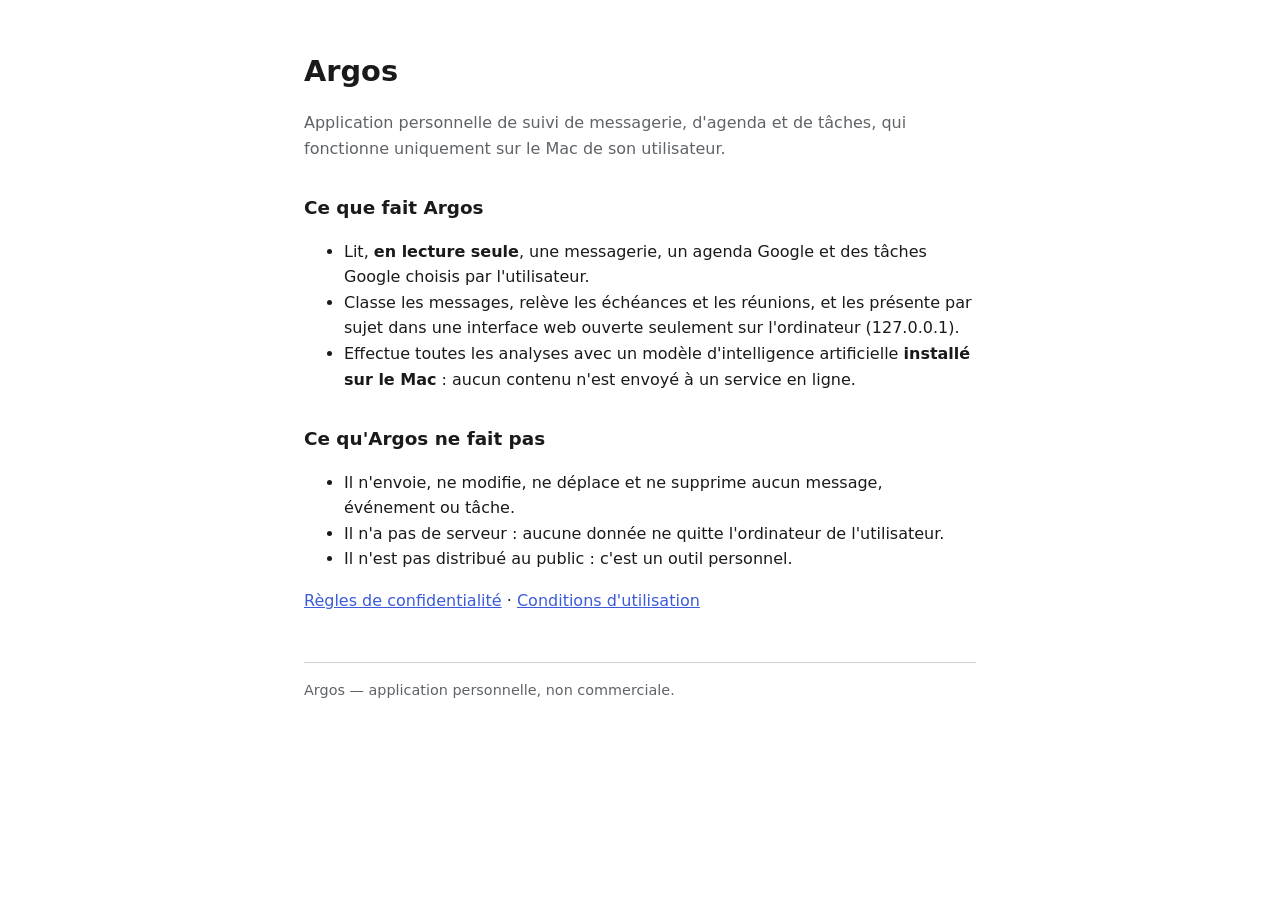
<file: index.html>
<!doctype html>
<html lang="fr">
<head>
<meta charset="utf-8">
<meta name="viewport" content="width=device-width, initial-scale=1">
<title>Argos</title>
<link rel="stylesheet" href="style.css">
</head>
<body>
<h1>Argos</h1>
<p class="lead">Application personnelle de suivi de messagerie, d'agenda et de tâches, qui fonctionne uniquement sur le Mac de son utilisateur.</p>

<h2>Ce que fait Argos</h2>
<ul>
  <li>Lit, <strong>en lecture seule</strong>, une messagerie, un agenda Google et des tâches Google choisis par l'utilisateur.</li>
  <li>Classe les messages, relève les échéances et les réunions, et les présente par sujet dans une interface web ouverte seulement sur l'ordinateur (127.0.0.1).</li>
  <li>Effectue toutes les analyses avec un modèle d'intelligence artificielle <strong>installé sur le Mac</strong> : aucun contenu n'est envoyé à un service en ligne.</li>
</ul>

<h2>Ce qu'Argos ne fait pas</h2>
<ul>
  <li>Il n'envoie, ne modifie, ne déplace et ne supprime aucun message, événement ou tâche.</li>
  <li>Il n'a pas de serveur : aucune donnée ne quitte l'ordinateur de l'utilisateur.</li>
  <li>Il n'est pas distribué au public : c'est un outil personnel.</li>
</ul>

<p><a href="confidentialite.html">Règles de confidentialité</a> · <a href="conditions.html">Conditions d'utilisation</a></p>

<footer>Argos — application personnelle, non commerciale.</footer>
</body>
</html>
</file>
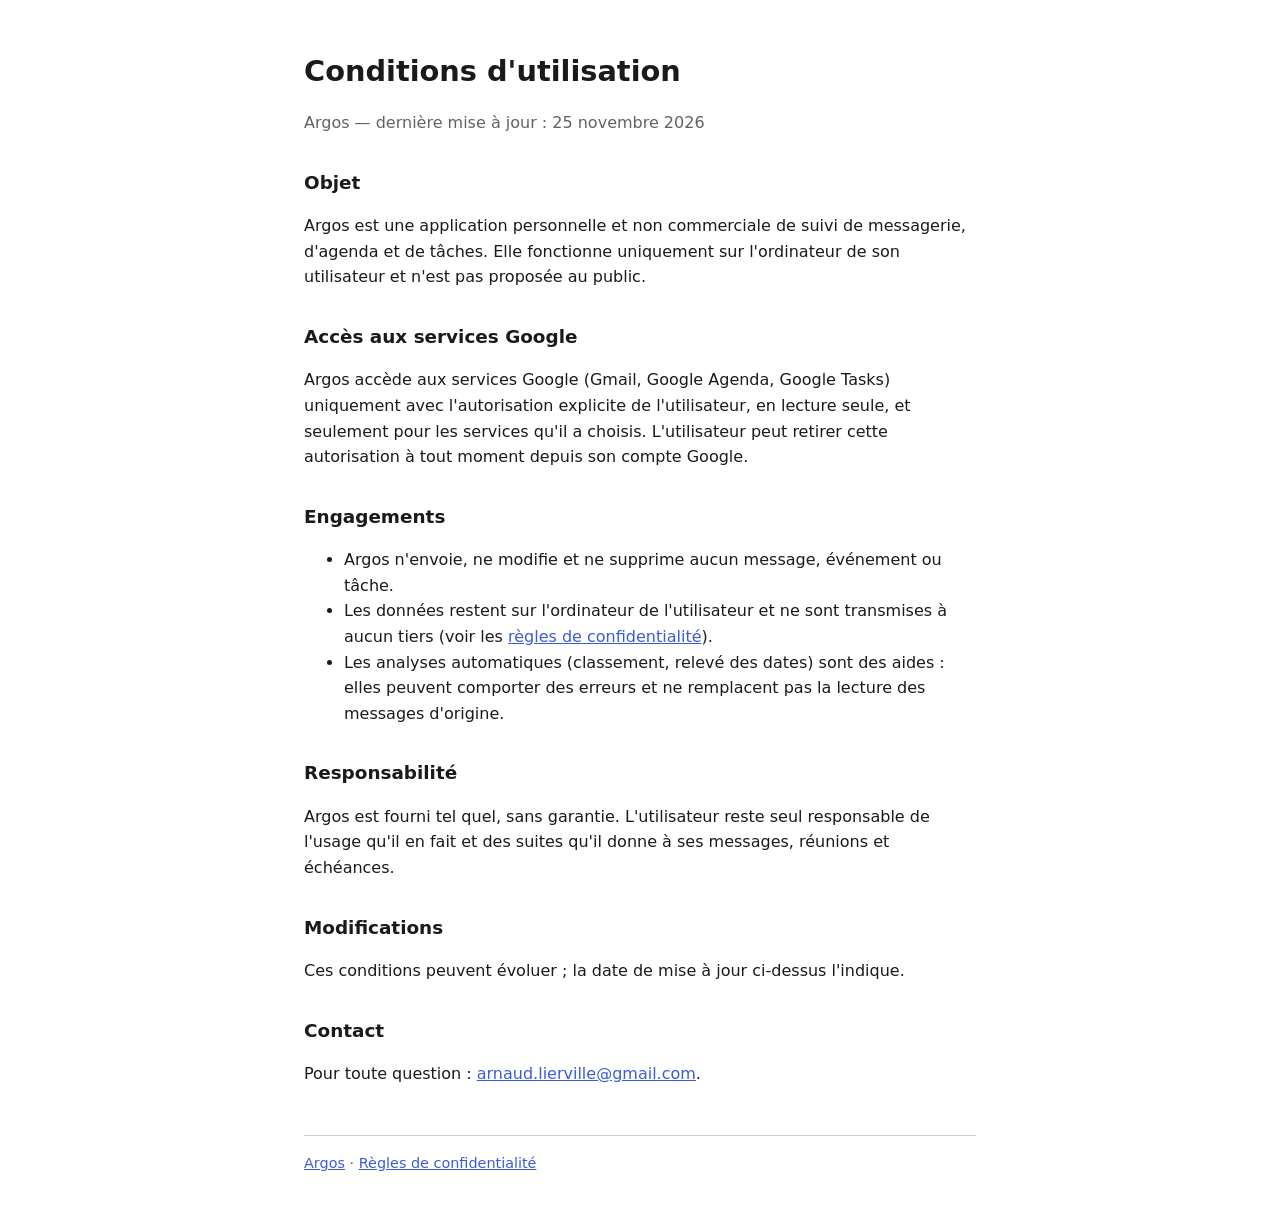
<file: conditions.html>
<!doctype html>
<html lang="fr">
<head>
<meta charset="utf-8">
<meta name="viewport" content="width=device-width, initial-scale=1">
<title>Argos — Conditions d'utilisation</title>
<link rel="stylesheet" href="style.css">
</head>
<body>
<h1>Conditions d'utilisation</h1>
<p class="lead">Argos — dernière mise à jour : 25 novembre 2026</p>

<h2>Objet</h2>
<p>Argos est une application personnelle et non commerciale de suivi de messagerie, d'agenda et de tâches. Elle fonctionne uniquement sur l'ordinateur de son utilisateur et n'est pas proposée au public.</p>

<h2>Accès aux services Google</h2>
<p>Argos accède aux services Google (Gmail, Google Agenda, Google Tasks) uniquement avec l'autorisation explicite de l'utilisateur, en lecture seule, et seulement pour les services qu'il a choisis. L'utilisateur peut retirer cette autorisation à tout moment depuis son compte Google.</p>

<h2>Engagements</h2>
<ul>
  <li>Argos n'envoie, ne modifie et ne supprime aucun message, événement ou tâche.</li>
  <li>Les données restent sur l'ordinateur de l'utilisateur et ne sont transmises à aucun tiers (voir les <a href="confidentialite.html">règles de confidentialité</a>).</li>
  <li>Les analyses automatiques (classement, relevé des dates) sont des aides : elles peuvent comporter des erreurs et ne remplacent pas la lecture des messages d'origine.</li>
</ul>

<h2>Responsabilité</h2>
<p>Argos est fourni tel quel, sans garantie. L'utilisateur reste seul responsable de l'usage qu'il en fait et des suites qu'il donne à ses messages, réunions et échéances.</p>

<h2>Modifications</h2>
<p>Ces conditions peuvent évoluer ; la date de mise à jour ci-dessus l'indique.</p>

<h2>Contact</h2>
<p>Pour toute question : <a href="mailto:arnaud.lierville@gmail.com">arnaud.lierville@gmail.com</a>.</p>

<footer><a href="index.html">Argos</a> · <a href="confidentialite.html">Règles de confidentialité</a></footer>
</body>
</html>
</file>
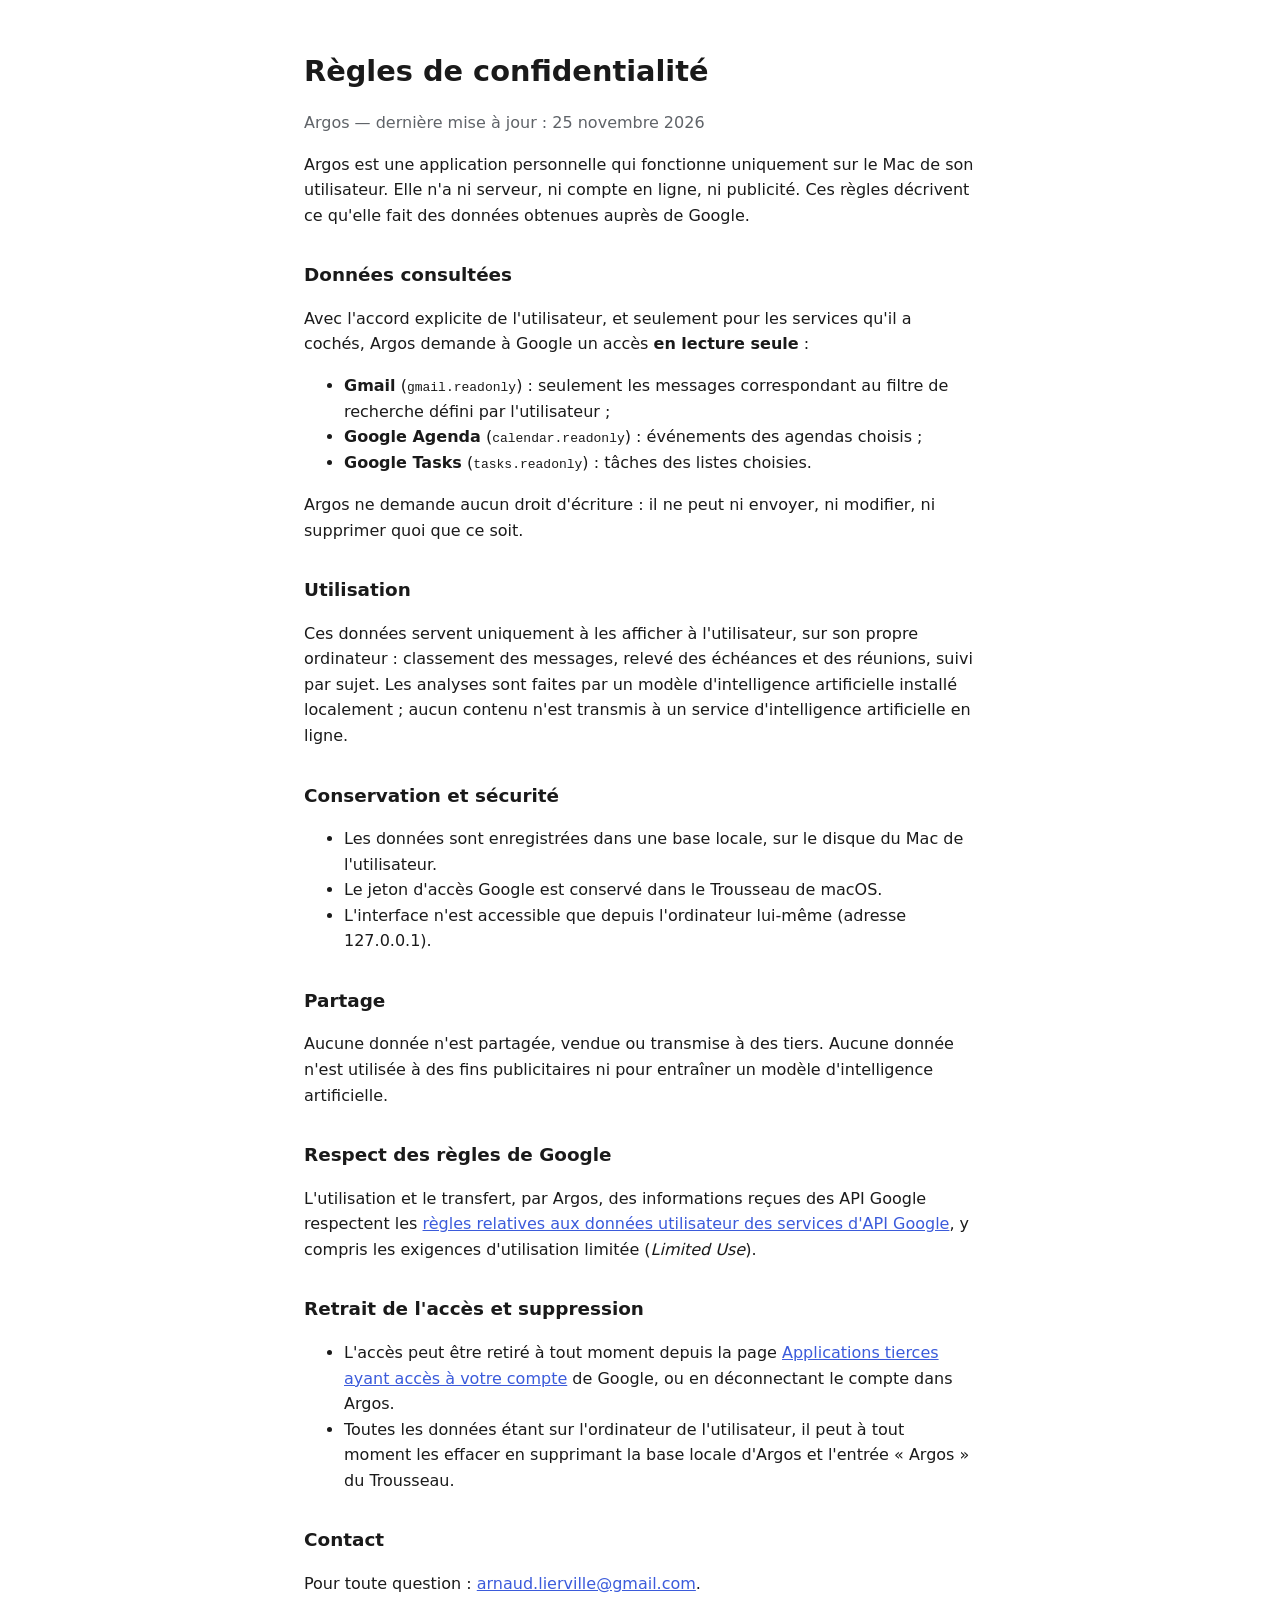
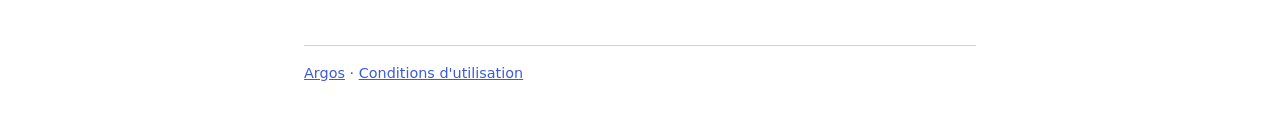
<file: confidentialite.html>
<!doctype html>
<html lang="fr">
<head>
<meta charset="utf-8">
<meta name="viewport" content="width=device-width, initial-scale=1">
<title>Argos — Règles de confidentialité</title>
<link rel="stylesheet" href="style.css">
</head>
<body>
<h1>Règles de confidentialité</h1>
<p class="lead">Argos — dernière mise à jour : 25 novembre 2026</p>

<p>Argos est une application personnelle qui fonctionne uniquement sur le Mac de son utilisateur. Elle n'a ni serveur, ni compte en ligne, ni publicité. Ces règles décrivent ce qu'elle fait des données obtenues auprès de Google.</p>

<h2>Données consultées</h2>
<p>Avec l'accord explicite de l'utilisateur, et seulement pour les services qu'il a cochés, Argos demande à Google un accès <strong>en lecture seule</strong> :</p>
<ul>
  <li><strong>Gmail</strong> (<code>gmail.readonly</code>) : seulement les messages correspondant au filtre de recherche défini par l'utilisateur ;</li>
  <li><strong>Google Agenda</strong> (<code>calendar.readonly</code>) : événements des agendas choisis ;</li>
  <li><strong>Google Tasks</strong> (<code>tasks.readonly</code>) : tâches des listes choisies.</li>
</ul>
<p>Argos ne demande aucun droit d'écriture : il ne peut ni envoyer, ni modifier, ni supprimer quoi que ce soit.</p>

<h2>Utilisation</h2>
<p>Ces données servent uniquement à les afficher à l'utilisateur, sur son propre ordinateur : classement des messages, relevé des échéances et des réunions, suivi par sujet. Les analyses sont faites par un modèle d'intelligence artificielle installé localement ; aucun contenu n'est transmis à un service d'intelligence artificielle en ligne.</p>

<h2>Conservation et sécurité</h2>
<ul>
  <li>Les données sont enregistrées dans une base locale, sur le disque du Mac de l'utilisateur.</li>
  <li>Le jeton d'accès Google est conservé dans le Trousseau de macOS.</li>
  <li>L'interface n'est accessible que depuis l'ordinateur lui-même (adresse 127.0.0.1).</li>
</ul>

<h2>Partage</h2>
<p>Aucune donnée n'est partagée, vendue ou transmise à des tiers. Aucune donnée n'est utilisée à des fins publicitaires ni pour entraîner un modèle d'intelligence artificielle.</p>

<h2>Respect des règles de Google</h2>
<p>L'utilisation et le transfert, par Argos, des informations reçues des API Google respectent les <a href="https://developers.google.com/terms/api-services-user-data-policy">règles relatives aux données utilisateur des services d'API Google</a>, y compris les exigences d'utilisation limitée (<em>Limited Use</em>).</p>

<h2>Retrait de l'accès et suppression</h2>
<ul>
  <li>L'accès peut être retiré à tout moment depuis la page <a href="https://myaccount.google.com/permissions">Applications tierces ayant accès à votre compte</a> de Google, ou en déconnectant le compte dans Argos.</li>
  <li>Toutes les données étant sur l'ordinateur de l'utilisateur, il peut à tout moment les effacer en supprimant la base locale d'Argos et l'entrée « Argos » du Trousseau.</li>
</ul>

<h2>Contact</h2>
<p>Pour toute question : <a href="mailto:arnaud.lierville@gmail.com">arnaud.lierville@gmail.com</a>.</p>

<footer><a href="index.html">Argos</a> · <a href="conditions.html">Conditions d'utilisation</a></footer>
</body>
</html>
</file>
<file: style.css>
:root { color-scheme: light dark; --fg: #1a1a1a; --muted: #5f6368; --bg: #ffffff; --accent: #3b5bdb; }
@media (prefers-color-scheme: dark) { :root { --fg: #e8e8e8; --muted: #a0a4a8; --bg: #16181c; --accent: #91a7ff; } }
body { font-family: system-ui, -apple-system, sans-serif; color: var(--fg); background: var(--bg);
  max-width: 42rem; margin: 3rem auto; padding: 0 1rem; line-height: 1.6; }
h1 { font-size: 1.8rem; margin-bottom: .25rem; }
h2 { font-size: 1.15rem; margin-top: 2rem; }
p.lead, footer, .muted { color: var(--muted); }
a { color: var(--accent); }
footer { margin-top: 3rem; font-size: .9rem; border-top: 1px solid color-mix(in srgb, var(--muted) 30%, transparent); padding-top: 1rem; }
</file>
